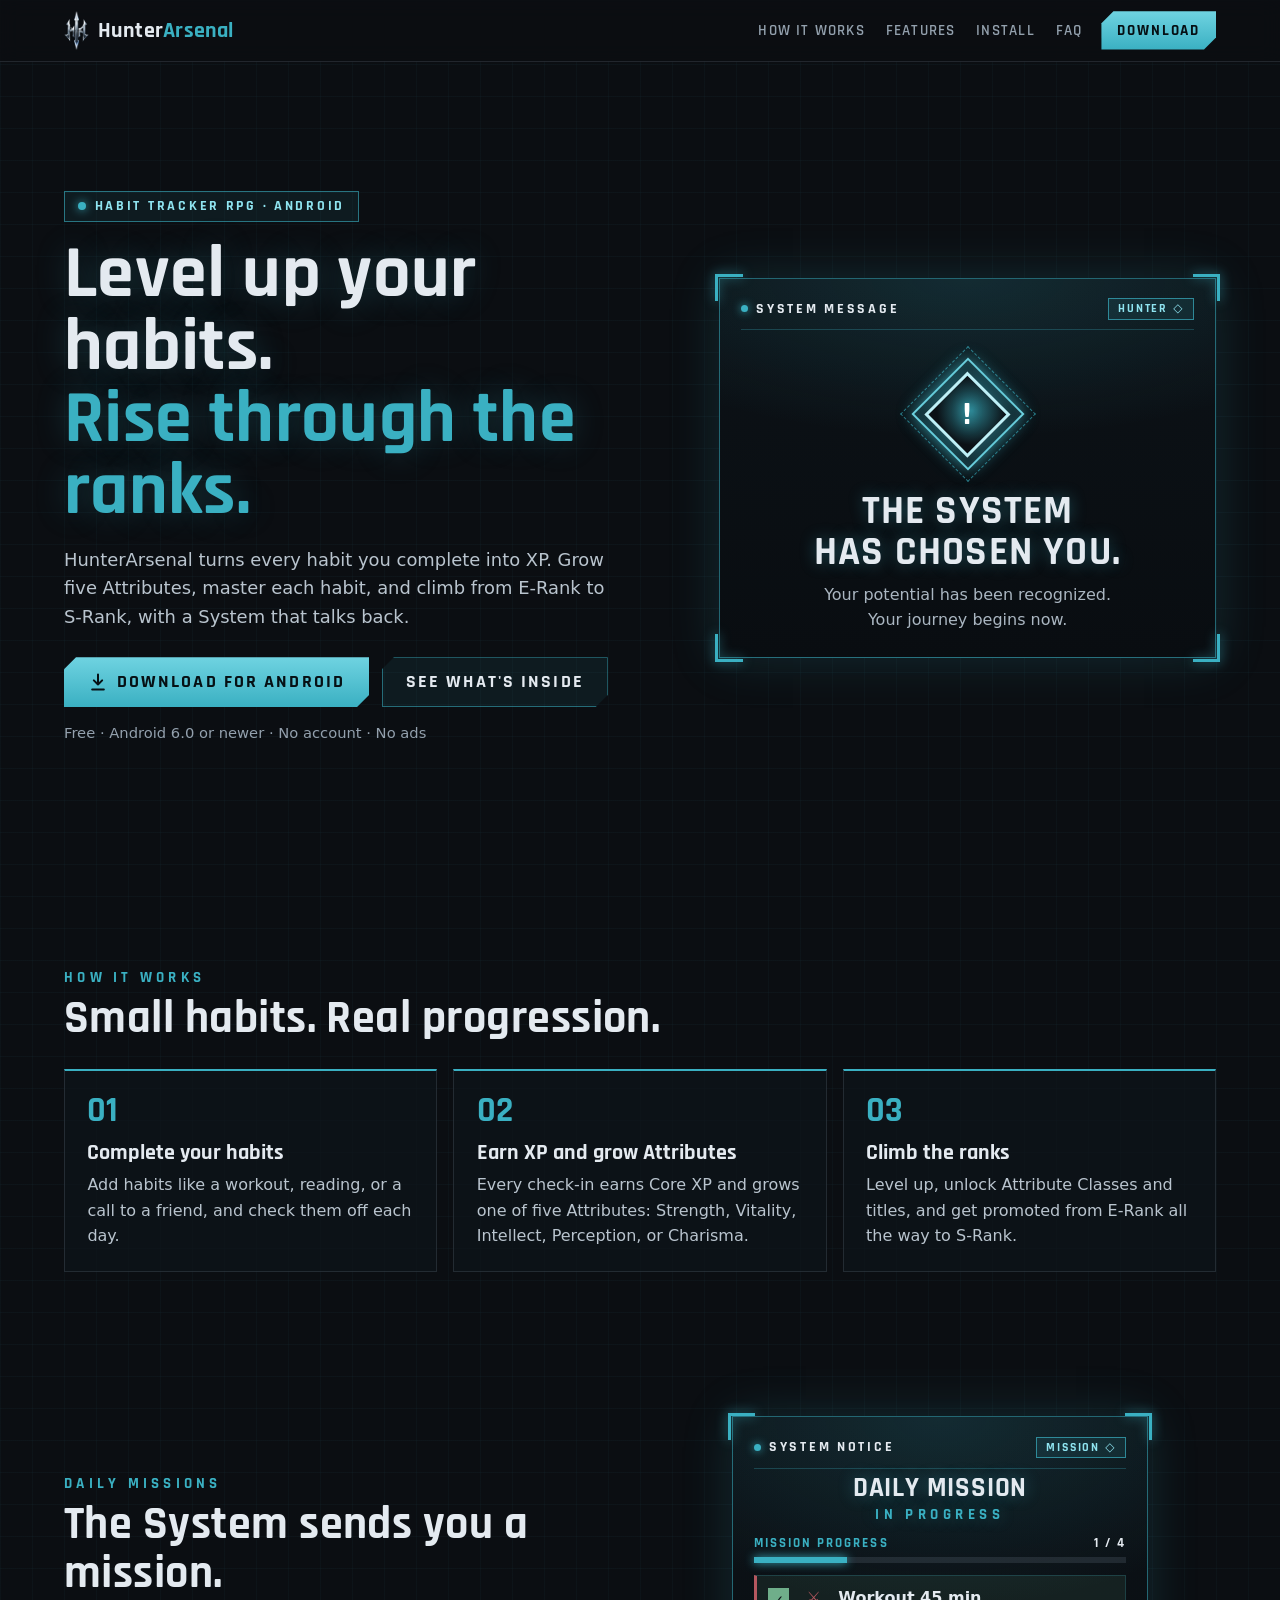
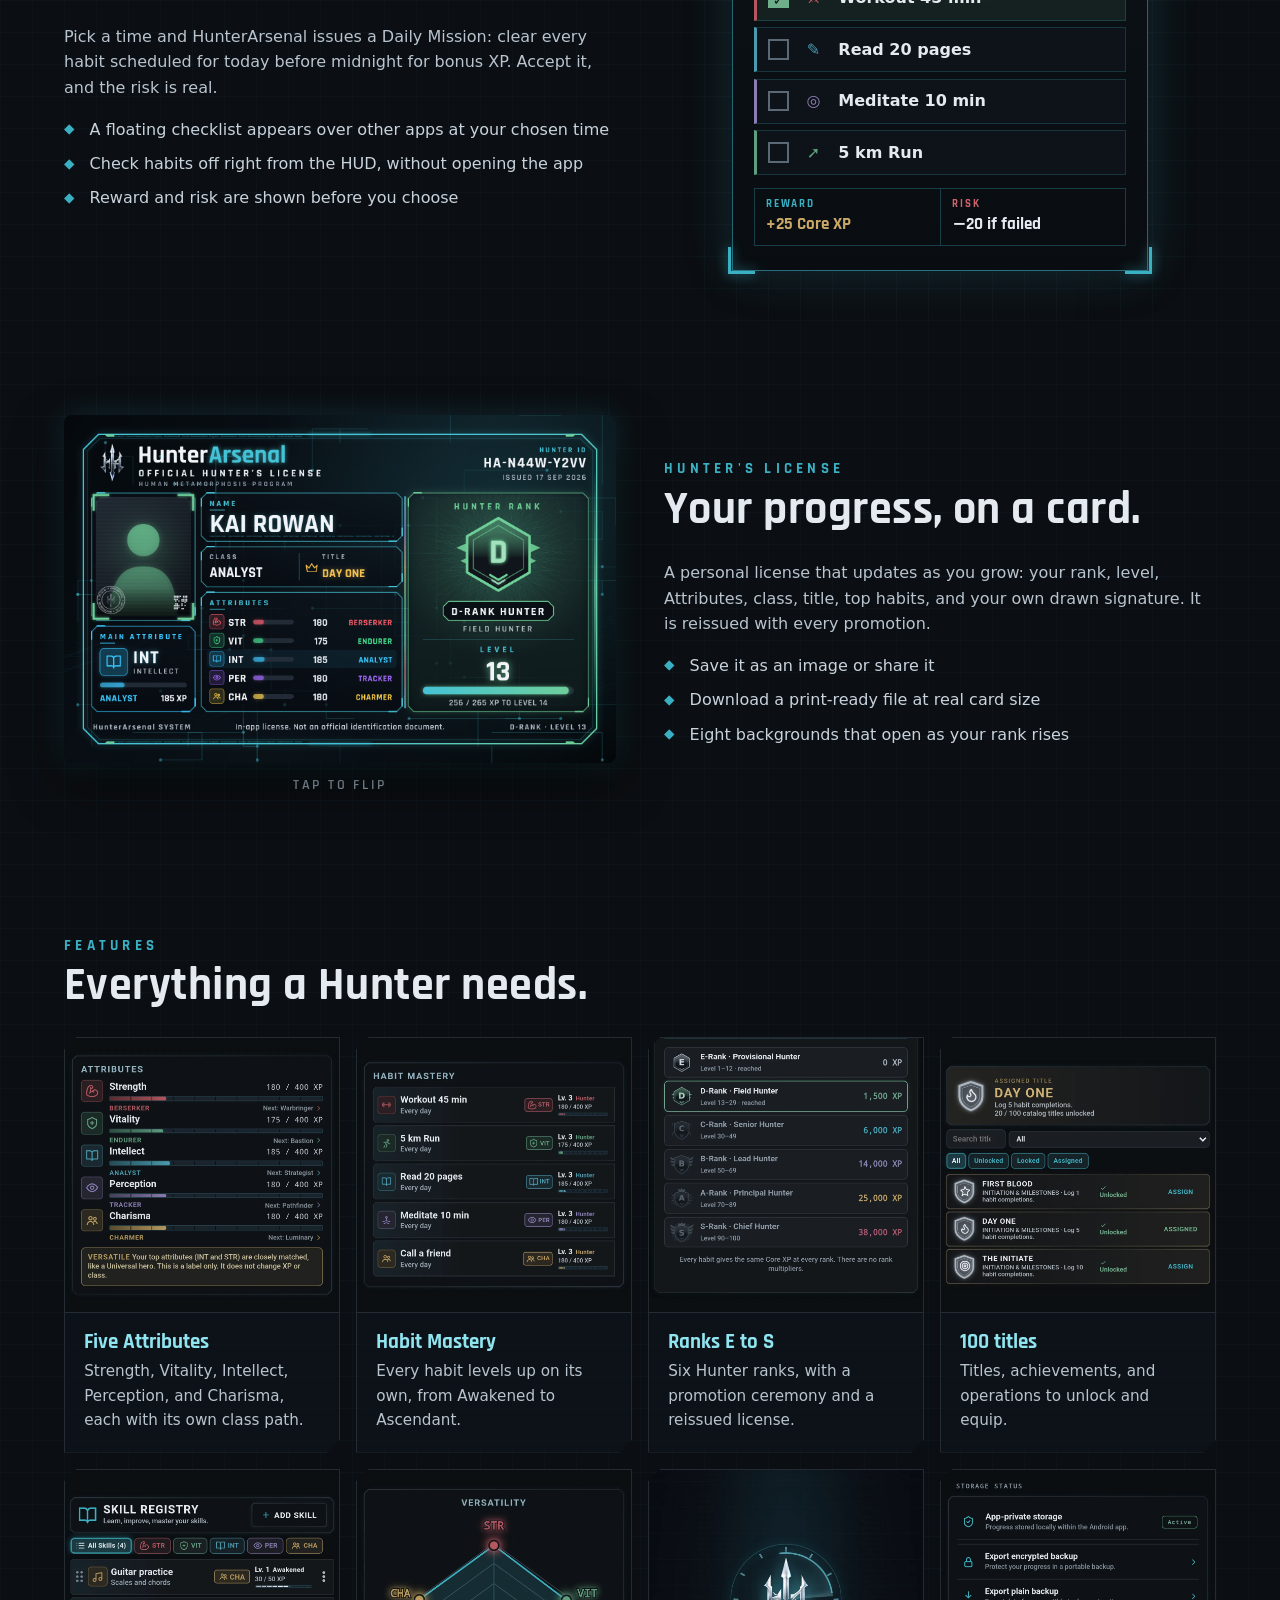
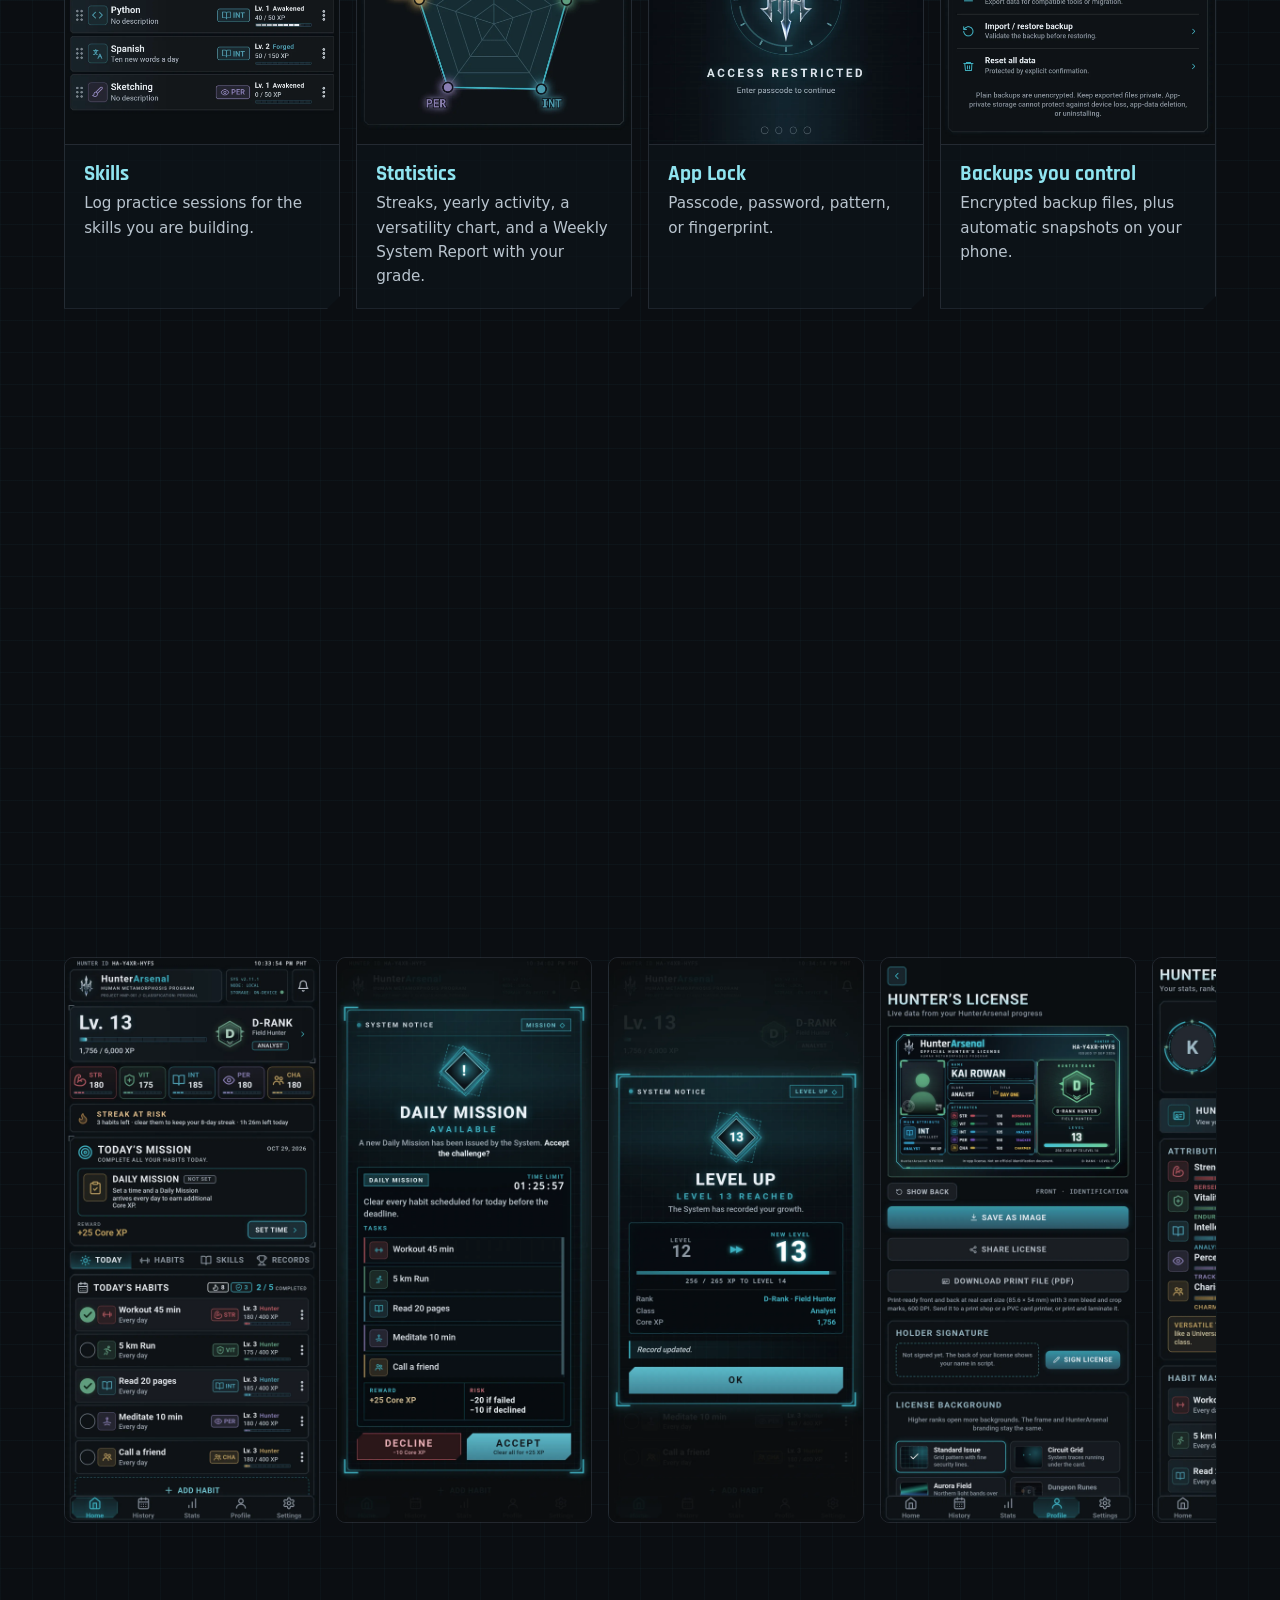
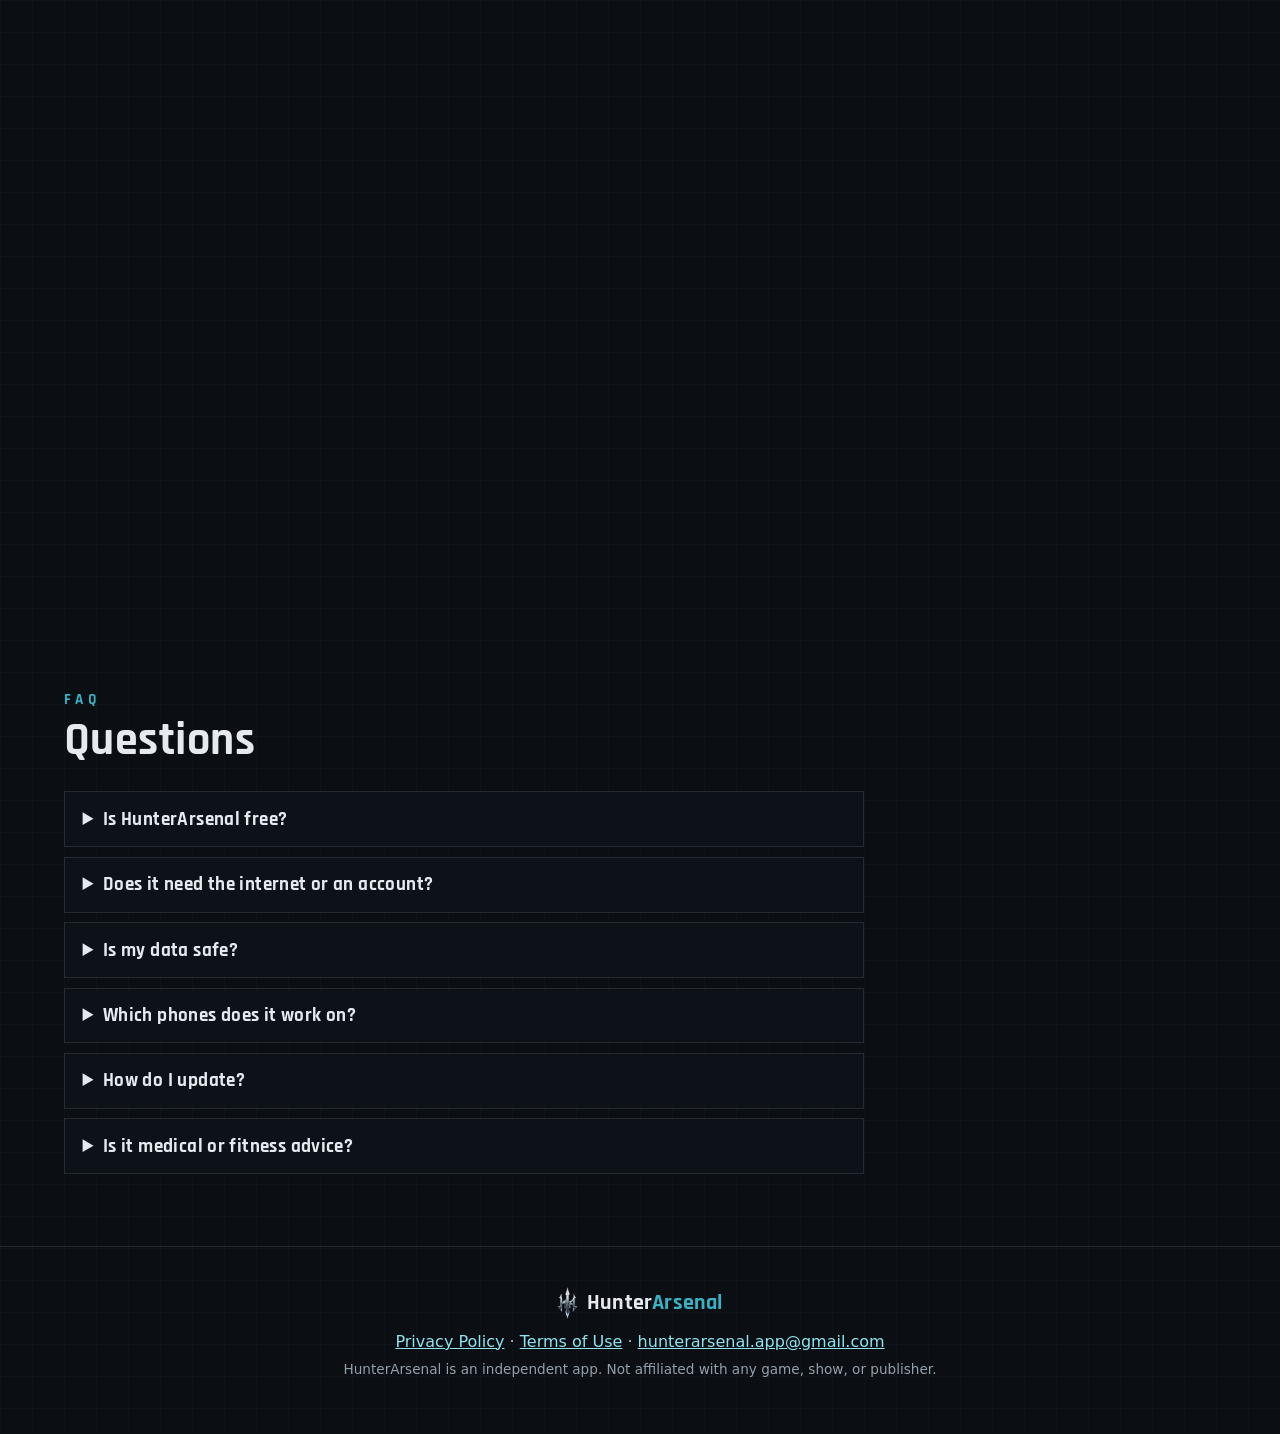
<file: index.html>
<!doctype html>
<html lang="en">
<head>
<meta charset="utf-8">
<meta name="viewport" content="width=device-width, initial-scale=1, viewport-fit=cover">
<title>HunterArsenal: Level Up Your Habits</title>
<meta name="description" content="HunterArsenal turns your daily habits into a progression system: earn XP, grow five Attributes, climb from E-Rank to S-Rank. Free for Android. Offline, no account, no ads.">
<meta name="theme-color" content="#0b0e12">
<meta property="og:type" content="website">
<meta property="og:title" content="HunterArsenal: Level Up Your Habits">
<meta property="og:description" content="Earn XP, grow five Attributes, and rise from E-Rank to S-Rank. Free for Android. Offline, no account, no ads.">
<meta property="og:image" content="og.png">
<meta name="twitter:card" content="summary_large_image">
<link rel="icon" href="icons/icon-192.png">
<link rel="apple-touch-icon" href="icons/icon-192.png">
<link rel="stylesheet" href="site.css">
</head>
<body>
<a class="skip" href="#main">Skip to content</a>

<header class="top">
  <a class="brand" href="#top" aria-label="HunterArsenal home"><img src="assets/logo.png" alt="" width="25" height="38"><span>Hunter<b>Arsenal</b></span></a>
  <nav aria-label="Sections"><a href="#how">How it works</a><a href="#features">Features</a><a href="#install">Install</a><a href="#faq">FAQ</a></nav>
  <a class="btn btn-sm dl-link" href="https://github.com/melhive/hunterarsenal-app/releases/latest/download/HunterArsenal.apk" download>Download</a>
</header>

<main id="main">
<section class="hero" id="top">
  <div class="hero-copy reveal">
    <span class="chip"><i></i>HABIT TRACKER RPG · ANDROID</span>
    <h1>Level up your habits.<br><b>Rise through the ranks.</b></h1>
    <p class="lead">HunterArsenal turns every habit you complete into XP. Grow five Attributes, master each habit, and climb from E-Rank to S-Rank, with a System that talks back.</p>
    <div class="cta">
      <a class="btn dl-link" href="https://github.com/melhive/hunterarsenal-app/releases/latest/download/HunterArsenal.apk" download><svg viewBox="0 0 24 24" aria-hidden="true"><path d="M12 3v12m0 0l-5-5m5 5l5-5M5 21h14"/></svg>Download for Android</a>
      <a class="btn ghost" href="#features">See what's inside</a>
    </div>
    <p class="meta"><span data-release="version">Free</span> · <span data-release="size">Android 6.0 or newer</span> · No account · No ads</p>
  </div>
  <div class="hero-hud reveal" aria-hidden="true">
    <div class="hud">
      <i class="corner tl"></i><i class="corner tr"></i><i class="corner bl"></i><i class="corner br"></i>
      <div class="hud-bar"><span><i></i>SYSTEM MESSAGE</span><em>HUNTER ◇</em></div>
      <div class="emblem"><i class="d d1"></i><i class="d d2"></i><i class="pulse"></i><b class="core"><span>!</span></b></div>
      <h2 class="hud-title">THE SYSTEM<br>HAS CHOSEN YOU.</h2>
      <p class="hud-text">Your potential has been recognized.<br>Your journey begins now.</p>
    </div>
  </div>
</section>

<section class="steps" id="how" aria-labelledby="how-title">
  <h2 id="how-title" class="sec-title reveal"><span>HOW IT WORKS</span>Small habits. Real progression.</h2>
  <ol class="step-list">
    <li class="reveal"><b>01</b><h3>Complete your habits</h3><p>Add habits like a workout, reading, or a call to a friend, and check them off each day.</p></li>
    <li class="reveal"><b>02</b><h3>Earn XP and grow Attributes</h3><p>Every check-in earns Core XP and grows one of five Attributes: Strength, Vitality, Intellect, Perception, or Charisma.</p></li>
    <li class="reveal"><b>03</b><h3>Climb the ranks</h3><p>Level up, unlock Attribute Classes and titles, and get promoted from E-Rank all the way to S-Rank.</p></li>
  </ol>
</section>

<section class="split" id="mission" aria-labelledby="mission-title">
  <div class="split-copy reveal">
    <h2 id="mission-title" class="sec-title"><span>DAILY MISSIONS</span>The System sends you a mission.</h2>
    <p>Pick a time and HunterArsenal issues a Daily Mission: clear every habit scheduled for today before midnight for bonus XP. Accept it, and the risk is real.</p>
    <ul class="ticks"><li>A floating checklist appears over other apps at your chosen time</li><li>Check habits off right from the HUD, without opening the app</li><li>Reward and risk are shown before you choose</li></ul>
  </div>
  <div class="mission reveal" aria-label="Example Daily Mission checklist">
    <div class="hud hud-sm">
      <i class="corner tl"></i><i class="corner tr"></i><i class="corner bl"></i><i class="corner br"></i>
      <div class="hud-bar"><span><i></i>SYSTEM NOTICE</span><em>MISSION ◇</em></div>
      <h3 class="hud-title sm">DAILY MISSION<small>IN PROGRESS</small></h3>
      <div class="progress"><div><span>MISSION PROGRESS</span><b data-mission-count>0 / 4</b></div><i><i data-mission-bar></i></i></div>
      <ul class="tasks" data-mission>
        <li style="--c:#b5575f"><span class="box"></span><span class="ico">⚔</span>Workout 45 min</li>
        <li style="--c:#4a9bb0"><span class="box"></span><span class="ico">✎</span>Read 20 pages</li>
        <li style="--c:#8b7db3"><span class="box"></span><span class="ico">◎</span>Meditate 10 min</li>
        <li style="--c:#5f9e7e"><span class="box"></span><span class="ico">➚</span>5 km Run</li>
      </ul>
      <div class="stakes"><div><small>REWARD</small><b>+25 Core XP</b></div><div><small>RISK</small><b>−20 if failed</b></div></div>
    </div>
  </div>
</section>

<section class="split reverse" id="license" aria-labelledby="license-title">
  <div class="split-copy reveal">
    <h2 id="license-title" class="sec-title"><span>HUNTER'S LICENSE</span>Your progress, on a card.</h2>
    <p>A personal license that updates as you grow: your rank, level, Attributes, class, title, top habits, and your own drawn signature. It is reissued with every promotion.</p>
    <ul class="ticks"><li>Save it as an image or share it</li><li>Download a print-ready file at real card size</li><li>Eight backgrounds that open as your rank rises</li></ul>
  </div>
  <button class="card reveal" type="button" aria-label="Flip the example license" data-flip>
    <span class="card-inner"><img class="face" src="img/license-front.png" alt="Front of an example Hunter's License: Kai Rowan, D-Rank, Level 13"><img class="face back" src="img/license-back.png" alt="Back of the example license: attribute stats, top habits, and service record"></span>
    <span class="hint">Tap to flip</span>
  </button>
</section>

<section class="features" id="features" aria-labelledby="features-title">
  <h2 id="features-title" class="sec-title reveal"><span>FEATURES</span>Everything a Hunter needs.</h2>
  <div class="grid">
    <article class="reveal"><img src="img/feature-attributes.webp" alt="Attributes panel: Strength, Vitality, Intellect, Perception, and Charisma with XP bars and classes" loading="lazy" width="1080" height="1080"><h3>Five Attributes</h3><p>Strength, Vitality, Intellect, Perception, and Charisma, each with its own class path.</p></article>
    <article class="reveal"><img src="img/feature-mastery.webp" alt="Habit Mastery list with each habit at Level 3 Hunter" loading="lazy" width="1080" height="1080"><h3>Habit Mastery</h3><p>Every habit levels up on its own, from Awakened to Ascendant.</p></article>
    <article class="reveal"><img src="img/feature-ranks.webp" alt="Rank ladder from E-Rank Provisional Hunter to S-Rank Chief Hunter" loading="lazy" width="1080" height="1080"><h3>Ranks E to S</h3><p>Six Hunter ranks, with a promotion ceremony and a reissued license.</p></article>
    <article class="reveal"><img src="img/feature-titles.webp" alt="Titles screen with the assigned title Day One and unlocked titles" loading="lazy" width="1080" height="1080"><h3>100 titles</h3><p>Titles, achievements, and operations to unlock and equip.</p></article>
    <article class="reveal"><img src="img/feature-skills.webp" alt="Skill Registry with four skills and their levels" loading="lazy" width="1080" height="1080"><h3>Skills</h3><p>Log practice sessions for the skills you are building.</p></article>
    <article class="reveal"><img src="img/feature-statistics.webp" alt="Versatility chart across the five Attributes" loading="lazy" width="1080" height="1080"><h3>Statistics</h3><p>Streaks, yearly activity, a versatility chart, and a Weekly System Report with your grade.</p></article>
    <article class="reveal"><img src="img/feature-applock.webp" alt="App Lock screen: Access Restricted, enter passcode" loading="lazy" width="1080" height="1080"><h3>App Lock</h3><p>Passcode, password, pattern, or fingerprint.</p></article>
    <article class="reveal"><img src="img/feature-backups.webp" alt="Data and Storage: encrypted backup, plain backup, and restore" loading="lazy" width="1080" height="1080"><h3>Backups you control</h3><p>Encrypted backup files, plus automatic snapshots on your phone.</p></article>
  </div>
</section>

<section class="privacy" aria-labelledby="privacy-title">
  <div class="privacy-inner reveal">
    <h2 id="privacy-title" class="sec-title"><span>PRIVATE BY DESIGN</span>Your data never leaves your phone.</h2>
    <div class="pills"><span>Works offline</span><span>No internet permission</span><span>No account</span><span>No ads</span><span>No analytics</span><span>No tracking</span></div>
    <p>HunterArsenal has no servers and no internet access. Everything you enter stays in the app's private storage on your device.</p>
  </div>
</section>

<section class="shots" aria-labelledby="shots-title">
  <h2 id="shots-title" class="sec-title reveal"><span>SCREENSHOTS</span>Take a look.</h2>
  <div class="shot-row" tabindex="0" aria-label="App screenshots, scroll sideways">
    <img src="img/shot-01-home.webp" alt="Home: level, rank, Attributes, today's mission and habits" loading="lazy" width="1080" height="2400">
    <img src="img/shot-02-daily-mission.webp" alt="A Daily Mission offer with tasks, reward, and risk" loading="lazy" width="1080" height="2400">
    <img src="img/shot-03-level-up.webp" alt="Level up window counting to level 13" loading="lazy" width="1080" height="2400">
    <img src="img/shot-04-license.webp" alt="The Hunter's License page" loading="lazy" width="1080" height="2400">
    <img src="img/shot-05-profile.webp" alt="Hunter profile with Attributes and classes" loading="lazy" width="1080" height="2400">
    <img src="img/shot-06-statistics.webp" alt="Statistics with the versatility chart" loading="lazy" width="1080" height="2400">
  </div>
</section>

<section class="install" id="install" aria-labelledby="install-title">
  <h2 id="install-title" class="sec-title reveal"><span>INSTALL</span>Get HunterArsenal on your phone.</h2>
  <div class="install-grid">
    <ol class="install-steps reveal">
      <li><b>Download</b> the app with the button below. Your browser may say this type of file can harm your device; that is the standard warning for any app downloaded outside an app store. Tap <em>Download anyway</em>.</li>
      <li><b>Open</b> the downloaded file. If Android asks, allow <em>Install unknown apps</em> for your browser or file manager.</li>
      <li><b>Install</b> and open HunterArsenal. The System will take it from there.</li>
      <li><b>For Daily Missions on Infinix, TECNO, and itel phones:</b> in Phone Master, turn on Auto-start (App launch) for HunterArsenal so missions arrive on time.</li>
    </ol>
    <div class="release reveal">
      <h3>Latest version</h3>
      <dl><div><dt>Version</dt><dd data-release="version-only">See GitHub</dd></div><div><dt>Released</dt><dd data-release="date">-</dd></div><div><dt>Size</dt><dd data-release="size-only">-</dd></div><div><dt>Requires</dt><dd>Android 6.0 or newer</dd></div></dl>
      <a class="btn dl-link wide" href="https://github.com/melhive/hunterarsenal-app/releases/latest/download/HunterArsenal.apk" download>Download for Android</a>
      <details class="notes" data-release-notes hidden><summary>What's new</summary><div data-release="notes"></div></details>
      <p class="small">Updating: download the new version and install it over the old one. Your progress stays. <a href="https://github.com/melhive/hunterarsenal-app/releases">All releases</a></p>
    </div>
  </div>
</section>

<section class="faq" id="faq" aria-labelledby="faq-title">
  <h2 id="faq-title" class="sec-title reveal"><span>FAQ</span>Questions</h2>
  <div class="faq-list">
    <details class="reveal"><summary>Is HunterArsenal free?</summary><p>Yes. Download it and use every feature. There are no ads and no purchases.</p></details>
    <details class="reveal"><summary>Does it need the internet or an account?</summary><p>No. It works completely offline and has no account. The app does not even have permission to use the internet.</p></details>
    <details class="reveal"><summary>Is my data safe?</summary><p>Your data stays on your phone, in storage other apps cannot read. You can add App Lock and save encrypted backups. Because nothing is stored online, save a backup before you change phones or uninstall.</p></details>
    <details class="reveal"><summary>Which phones does it work on?</summary><p>Android 6.0 or newer. Some phones (for example Infinix, TECNO, and itel) stop apps in the background; turn on Auto-start for HunterArsenal so Daily Missions arrive on time. The app's System Setup screen walks you through it.</p></details>
    <details class="reveal"><summary>How do I update?</summary><p>Download the latest version from this page and install it over the one you have. Your progress is kept.</p></details>
    <details class="reveal"><summary>Is it medical or fitness advice?</summary><p>No. HunterArsenal is a motivation tool for building habits. Talk to a professional before starting a new exercise or health program.</p></details>
  </div>
</section>
</main>

<footer class="foot">
  <div class="brand"><img src="assets/logo.png" alt="" width="21" height="32"><span>Hunter<b>Arsenal</b></span></div>
  <p><a href="privacy.html">Privacy Policy</a> · <a href="terms.html">Terms of Use</a> · <a href="mailto:hunterarsenal.app@gmail.com">hunterarsenal.app@gmail.com</a></p>
  <p class="small">HunterArsenal is an independent app. Not affiliated with any game, show, or publisher.</p>
</footer>
<script src="site.js"></script>
</body>
</html>
</file>
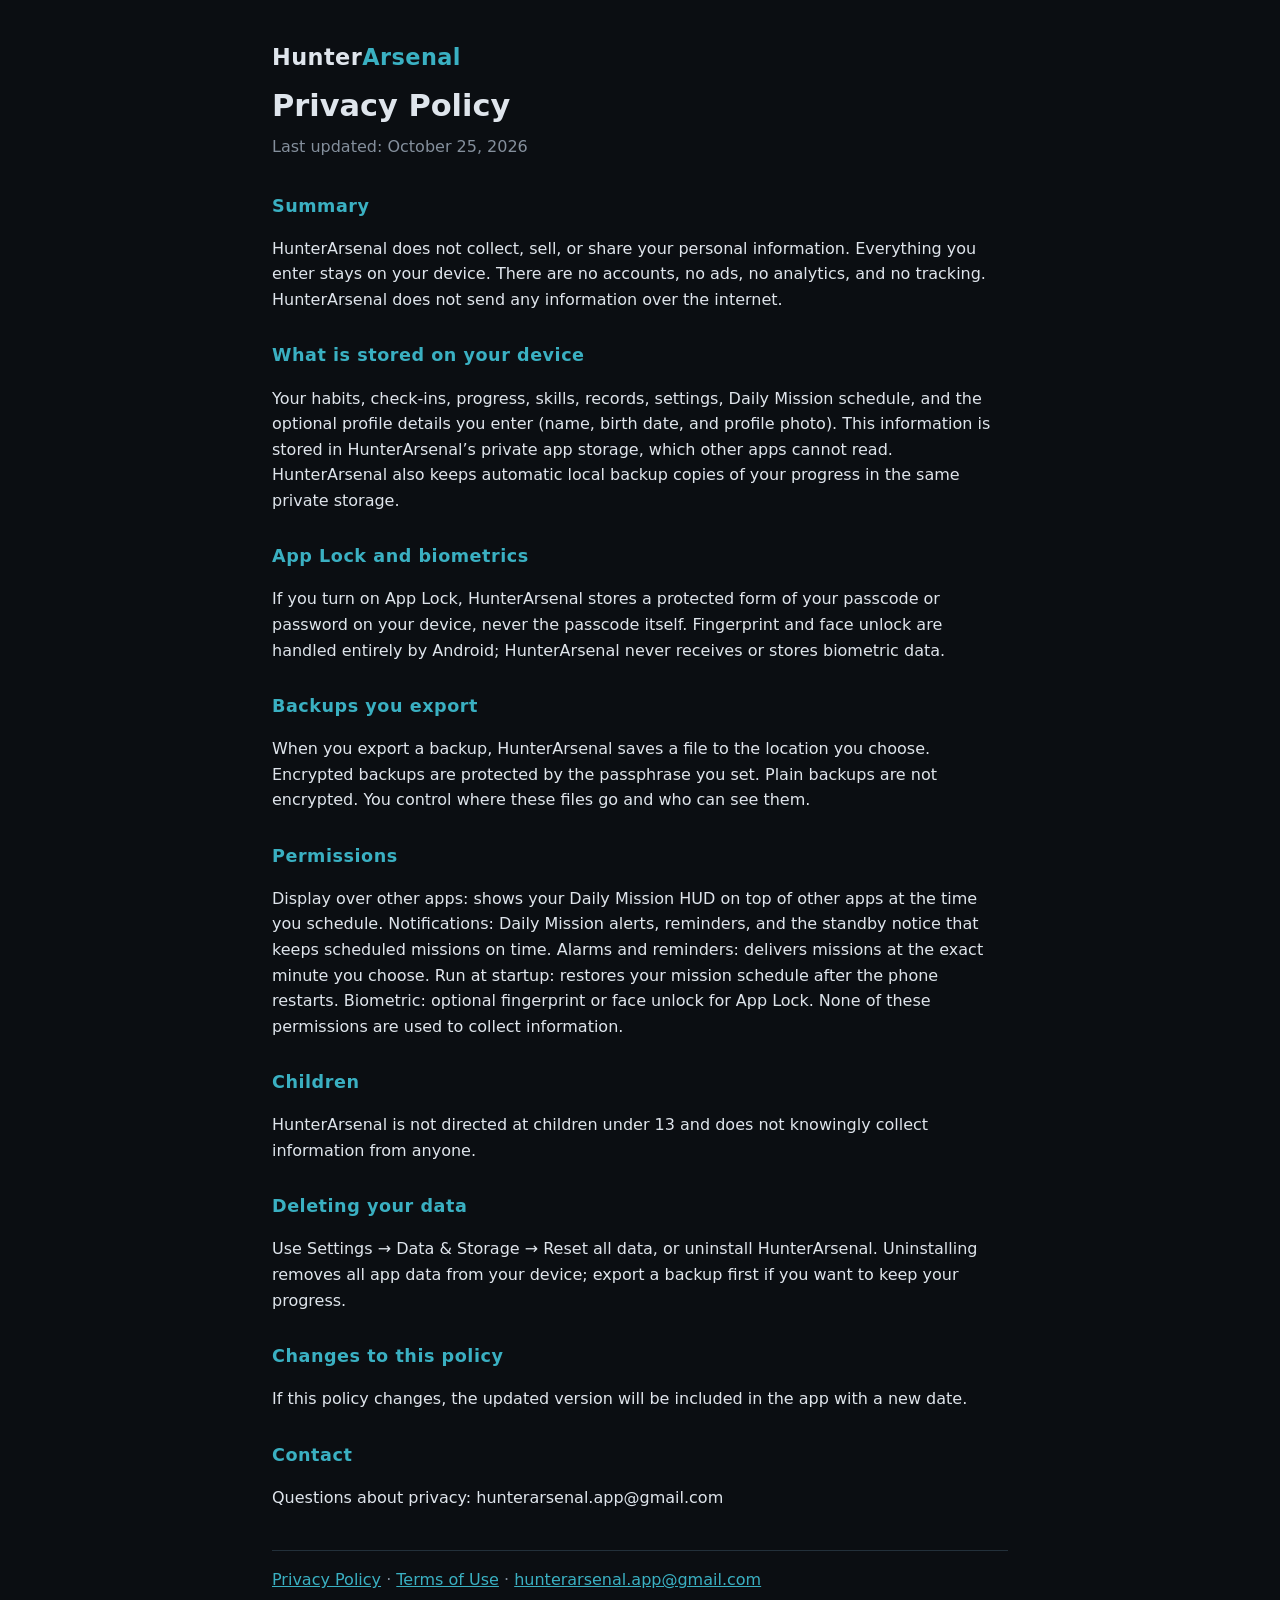
<file: privacy.html>
<!doctype html>
<html lang="en"><head><meta charset="utf-8"><meta name="viewport" content="width=device-width, initial-scale=1">
<title>Privacy Policy · HunterArsenal</title>
<style>
:root { color-scheme: dark; }
body { margin: 0; background: #0b0e12; color: #dfe5ec; font: 16px/1.6 system-ui, -apple-system, "Segoe UI", Roboto, sans-serif; }
main { max-width: 46rem; margin: 0 auto; padding: 2.5rem 1rem 4rem; }
.brand { font-weight: 800; font-size: 1.4rem; letter-spacing: .02em; } .brand b { color: #3ab0c2; }
h1 { margin: .4rem 0 .2rem; font-size: 1.9rem; } .updated { color: #848f9c; margin: 0 0 2rem; }
h2 { margin: 1.8rem 0 .4rem; font-size: 1.1rem; color: #3ab0c2; letter-spacing: .03em; }
a { color: #3ab0c2; } nav { margin-top: 2.5rem; padding-top: 1rem; border-top: 1px solid #23303a; color: #848f9c; }
</style></head><body><main><div class="brand">Hunter<b>Arsenal</b></div><h1>Privacy Policy</h1><p class="updated">Last updated: October 25, 2026</p><h2>Summary</h2><p>HunterArsenal does not collect, sell, or share your personal information. Everything you enter stays on your device. There are no accounts, no ads, no analytics, and no tracking. HunterArsenal does not send any information over the internet.</p>
<h2>What is stored on your device</h2><p>Your habits, check-ins, progress, skills, records, settings, Daily Mission schedule, and the optional profile details you enter (name, birth date, and profile photo). This information is stored in HunterArsenal’s private app storage, which other apps cannot read. HunterArsenal also keeps automatic local backup copies of your progress in the same private storage.</p>
<h2>App Lock and biometrics</h2><p>If you turn on App Lock, HunterArsenal stores a protected form of your passcode or password on your device, never the passcode itself. Fingerprint and face unlock are handled entirely by Android; HunterArsenal never receives or stores biometric data.</p>
<h2>Backups you export</h2><p>When you export a backup, HunterArsenal saves a file to the location you choose. Encrypted backups are protected by the passphrase you set. Plain backups are not encrypted. You control where these files go and who can see them.</p>
<h2>Permissions</h2><p>Display over other apps: shows your Daily Mission HUD on top of other apps at the time you schedule. Notifications: Daily Mission alerts, reminders, and the standby notice that keeps scheduled missions on time. Alarms and reminders: delivers missions at the exact minute you choose. Run at startup: restores your mission schedule after the phone restarts. Biometric: optional fingerprint or face unlock for App Lock. None of these permissions are used to collect information.</p>
<h2>Children</h2><p>HunterArsenal is not directed at children under 13 and does not knowingly collect information from anyone.</p>
<h2>Deleting your data</h2><p>Use Settings → Data &amp; Storage → Reset all data, or uninstall HunterArsenal. Uninstalling removes all app data from your device; export a backup first if you want to keep your progress.</p>
<h2>Changes to this policy</h2><p>If this policy changes, the updated version will be included in the app with a new date.</p>
<h2>Contact</h2><p>Questions about privacy: hunterarsenal.app@gmail.com</p>
<nav><a href="privacy.html">Privacy Policy</a> · <a href="terms.html">Terms of Use</a> · <a href="mailto:hunterarsenal.app@gmail.com">hunterarsenal.app@gmail.com</a></nav></main></body></html>
</file>
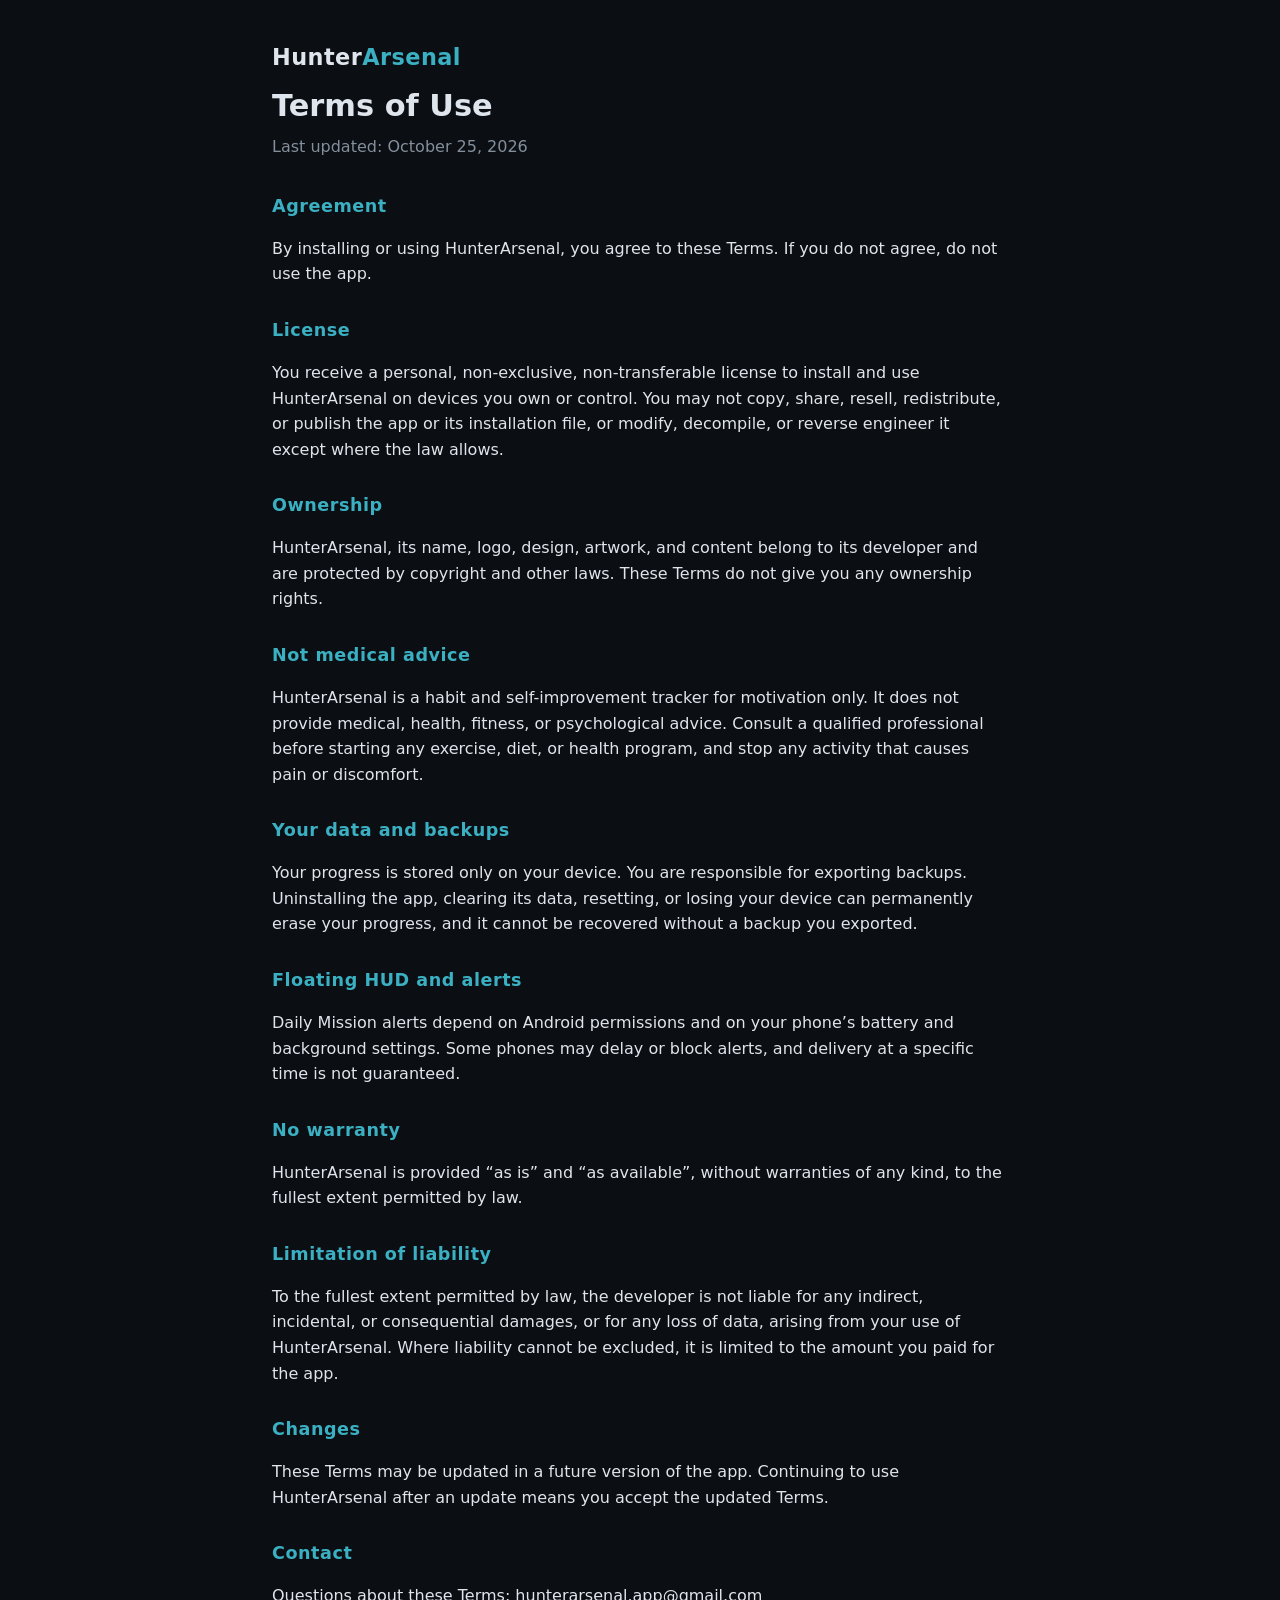
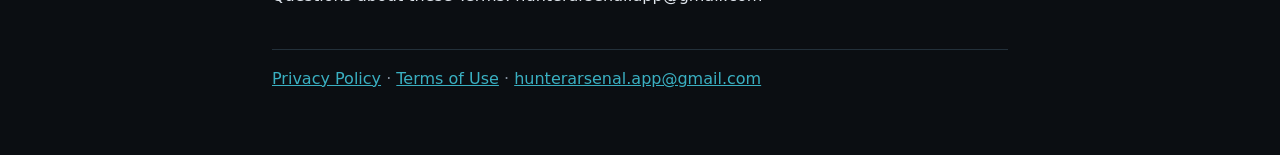
<file: terms.html>
<!doctype html>
<html lang="en"><head><meta charset="utf-8"><meta name="viewport" content="width=device-width, initial-scale=1">
<title>Terms of Use · HunterArsenal</title>
<style>
:root { color-scheme: dark; }
body { margin: 0; background: #0b0e12; color: #dfe5ec; font: 16px/1.6 system-ui, -apple-system, "Segoe UI", Roboto, sans-serif; }
main { max-width: 46rem; margin: 0 auto; padding: 2.5rem 1rem 4rem; }
.brand { font-weight: 800; font-size: 1.4rem; letter-spacing: .02em; } .brand b { color: #3ab0c2; }
h1 { margin: .4rem 0 .2rem; font-size: 1.9rem; } .updated { color: #848f9c; margin: 0 0 2rem; }
h2 { margin: 1.8rem 0 .4rem; font-size: 1.1rem; color: #3ab0c2; letter-spacing: .03em; }
a { color: #3ab0c2; } nav { margin-top: 2.5rem; padding-top: 1rem; border-top: 1px solid #23303a; color: #848f9c; }
</style></head><body><main><div class="brand">Hunter<b>Arsenal</b></div><h1>Terms of Use</h1><p class="updated">Last updated: October 25, 2026</p><h2>Agreement</h2><p>By installing or using HunterArsenal, you agree to these Terms. If you do not agree, do not use the app.</p>
<h2>License</h2><p>You receive a personal, non-exclusive, non-transferable license to install and use HunterArsenal on devices you own or control. You may not copy, share, resell, redistribute, or publish the app or its installation file, or modify, decompile, or reverse engineer it except where the law allows.</p>
<h2>Ownership</h2><p>HunterArsenal, its name, logo, design, artwork, and content belong to its developer and are protected by copyright and other laws. These Terms do not give you any ownership rights.</p>
<h2>Not medical advice</h2><p>HunterArsenal is a habit and self-improvement tracker for motivation only. It does not provide medical, health, fitness, or psychological advice. Consult a qualified professional before starting any exercise, diet, or health program, and stop any activity that causes pain or discomfort.</p>
<h2>Your data and backups</h2><p>Your progress is stored only on your device. You are responsible for exporting backups. Uninstalling the app, clearing its data, resetting, or losing your device can permanently erase your progress, and it cannot be recovered without a backup you exported.</p>
<h2>Floating HUD and alerts</h2><p>Daily Mission alerts depend on Android permissions and on your phone’s battery and background settings. Some phones may delay or block alerts, and delivery at a specific time is not guaranteed.</p>
<h2>No warranty</h2><p>HunterArsenal is provided “as is” and “as available”, without warranties of any kind, to the fullest extent permitted by law.</p>
<h2>Limitation of liability</h2><p>To the fullest extent permitted by law, the developer is not liable for any indirect, incidental, or consequential damages, or for any loss of data, arising from your use of HunterArsenal. Where liability cannot be excluded, it is limited to the amount you paid for the app.</p>
<h2>Changes</h2><p>These Terms may be updated in a future version of the app. Continuing to use HunterArsenal after an update means you accept the updated Terms.</p>
<h2>Contact</h2><p>Questions about these Terms: hunterarsenal.app@gmail.com</p>
<nav><a href="privacy.html">Privacy Policy</a> · <a href="terms.html">Terms of Use</a> · <a href="mailto:hunterarsenal.app@gmail.com">hunterarsenal.app@gmail.com</a></nav></main></body></html>
</file>
<file: site.css>
/* HunterArsenal landing page. Same palette and type as the app; no frameworks, no external requests. */
@font-face { font-family: Rajdhani; font-weight: 500; font-display: swap; src: url(assets/fonts/Rajdhani-Medium.woff2) format("woff2"); }
@font-face { font-family: Rajdhani; font-weight: 600; font-display: swap; src: url(assets/fonts/Rajdhani-SemiBold.woff2) format("woff2"); }
@font-face { font-family: Rajdhani; font-weight: 700; font-display: swap; src: url(assets/fonts/Rajdhani-Bold.woff2) format("woff2"); }
:root {
  --bg: #0b0e12; --panel: #0e141a; --ink: #e4eaf0; --muted: #93a0ad; --line: rgba(128, 142, 158, .2);
  --accent: #3ab0c2; --accent-hi: #8fe4f0; --gold: #c9a868; --red: #d0646e;
  --display: Rajdhani, "Barlow Condensed", "Roboto Condensed", "Arial Narrow", system-ui, sans-serif;
  --ui: system-ui, -apple-system, "Segoe UI", Roboto, sans-serif;
  color-scheme: dark;
}
* { box-sizing: border-box; }
html { scroll-behavior: smooth; }
body { margin: 0; background: var(--bg); color: var(--ink); font: 16px/1.6 var(--ui); -webkit-font-smoothing: antialiased; overflow-x: hidden;
  background-image: linear-gradient(rgba(58,176,194,.045) 1px, transparent 1px), linear-gradient(90deg, rgba(58,176,194,.04) 1px, transparent 1px);
  background-size: 100% 32px, 32px 100%; }
img { max-width: 100%; display: block; }
a { color: var(--accent-hi); }
.skip { position: absolute; left: -999px; } .skip:focus { left: 1rem; top: 1rem; z-index: 50; background: var(--accent); color: #071014; padding: .5rem 1rem; }
:focus-visible { outline: 2px solid var(--accent-hi); outline-offset: 3px; }

/* header */
.top { position: sticky; top: 0; z-index: 20; display: flex; align-items: center; gap: 1.2rem; padding: .7rem max(1rem, calc((100vw - 72rem) / 2)); background: rgba(11, 14, 18, .82); backdrop-filter: blur(10px); -webkit-backdrop-filter: blur(10px); border-bottom: 1px solid var(--line); }
.brand { display: flex; align-items: center; gap: .55rem; text-decoration: none; color: var(--ink); font: 700 1.35rem/1 var(--display); letter-spacing: .01em; }
.brand img { width: auto; height: 2.4rem; } .brand b { color: var(--accent); }
.top nav { display: flex; gap: 1.3rem; margin-left: auto; }
.top nav a { color: var(--muted); text-decoration: none; font: 600 .95rem var(--display); letter-spacing: .08em; text-transform: uppercase; }
.top nav a:hover { color: var(--ink); }

/* buttons */
.btn { display: inline-flex; align-items: center; justify-content: center; gap: .55rem; min-height: 3.1rem; padding: .6rem 1.5rem; border: 0; cursor: pointer; text-decoration: none;
  font: 700 1.1rem var(--display); letter-spacing: .12em; text-transform: uppercase; color: #061014;
  background: linear-gradient(180deg, #6fd3e1, var(--accent)); box-shadow: 0 0 1.4rem rgba(58,176,194,.35);
  clip-path: polygon(.75rem 0, 100% 0, 100% calc(100% - .75rem), calc(100% - .75rem) 100%, 0 100%, 0 .75rem); transition: filter .15s, transform .12s; }
.btn:hover { filter: brightness(1.08); } .btn:active { transform: scale(.98); }
.btn svg { width: 1.25rem; height: 1.25rem; fill: none; stroke: currentColor; stroke-width: 2.4; stroke-linecap: round; stroke-linejoin: round; }
.btn.ghost { color: var(--ink); background: rgba(58,176,194,.08); box-shadow: inset 0 0 0 1px rgba(58,176,194,.55); }
.btn-sm { min-height: 2.4rem; padding: .35rem 1rem; font-size: .95rem; }
.btn.wide { width: 100%; }

/* sections */
main > section { padding: 4.5rem max(1rem, calc((100vw - 72rem) / 2)); }
.sec-title { margin: 0 0 1.6rem; font: 700 clamp(1.9rem, 5vw, 2.9rem)/1.05 var(--display); letter-spacing: .01em; }
.sec-title span { display: block; margin-bottom: .55rem; font-size: .95rem; letter-spacing: .28em; color: var(--accent); }
p { color: #b9c4ce; }

/* hero */
.hero { display: grid; grid-template-columns: 1.1fr .9fr; gap: 3rem; align-items: center; min-height: calc(100svh - 4rem); padding-top: 3rem !important; }
.chip { display: inline-flex; align-items: center; gap: .55rem; padding: .35rem .8rem; border: 1px solid rgba(58,176,194,.6); background: rgba(58,176,194,.08); font: 700 .85rem var(--display); letter-spacing: .2em; color: var(--accent-hi); }
.chip i { width: .5rem; height: .5rem; border-radius: 50%; background: var(--accent); box-shadow: 0 0 .6rem var(--accent); animation: blink 1.6s ease-in-out infinite; }
h1 { margin: 1.1rem 0 1rem; font: 700 clamp(2.6rem, 7.4vw, 4.6rem)/.98 var(--display); letter-spacing: .005em; text-shadow: 0 0 2rem rgba(58,176,194,.25); }
h1 b { color: var(--accent); }
.lead { font-size: 1.12rem; max-width: 34rem; }
.cta { display: flex; flex-wrap: wrap; gap: .8rem; margin: 1.6rem 0 .9rem; }
.meta { margin: 0; font-size: .92rem; color: var(--muted); }

/* HUD window (shared by the hero and the mission demo) */
.hud { position: relative; padding: 1.2rem 1.3rem 1.5rem; text-align: center; border: 1px solid rgba(58,176,194,.55);
  background: radial-gradient(120% 60% at 50% 0%, rgba(58,176,194,.16), transparent 70%), linear-gradient(180deg, #0c1217, #090d11);
  box-shadow: 0 0 3rem rgba(58,176,194,.18); }
.corner { position: absolute; width: 1.7rem; height: 1.7rem; border: 0 solid var(--accent); filter: drop-shadow(0 0 .35rem rgba(58,176,194,.8)); }
.corner.tl { top: -.3rem; left: -.3rem; border-width: .2rem 0 0 .2rem; } .corner.tr { top: -.3rem; right: -.3rem; border-width: .2rem .2rem 0 0; }
.corner.bl { bottom: -.3rem; left: -.3rem; border-width: 0 0 .2rem .2rem; } .corner.br { bottom: -.3rem; right: -.3rem; border-width: 0 .2rem .2rem 0; }
.hud-bar { display: flex; justify-content: space-between; align-items: center; gap: .6rem; padding-bottom: .6rem; border-bottom: 1px solid rgba(58,176,194,.28); font: 700 .85rem var(--display); letter-spacing: .2em; }
.hud-bar span { display: flex; align-items: center; gap: .5rem; } .hud-bar span i { width: .45rem; height: .45rem; border-radius: 50%; background: var(--accent); box-shadow: 0 0 .5rem var(--accent); animation: blink 1.6s ease-in-out infinite; }
.hud-bar em { font-style: normal; padding: .15rem .55rem; border: 1px solid rgba(58,176,194,.7); background: rgba(58,176,194,.1); color: var(--accent-hi); font-size: .75rem; letter-spacing: .16em; }
.hud-title { margin: .4rem 0 .5rem; font: 700 clamp(1.8rem, 4.6vw, 2.5rem)/1.02 var(--display); letter-spacing: .03em; text-shadow: 0 0 1rem rgba(58,176,194,.4); }
.hud-title.sm { font-size: 1.7rem; } .hud-title small { display: block; margin-top: .25rem; font-size: .95rem; letter-spacing: .3em; color: var(--accent); }
.hud-text { margin: 0; color: #aab6c1; }

/* diamond emblem: turning diamonds and a pulsing core, no rays */
.emblem { position: relative; width: 8.5rem; height: 8.5rem; margin: 1rem auto .6rem; }
.emblem > * { position: absolute; left: 50%; top: 50%; box-sizing: border-box; }
.d { transform: rotate(45deg); }
.d1 { width: 6rem; height: 6rem; margin: -3rem 0 0 -3rem; border: 1px dashed rgba(58,176,194,.65); animation: spinD 22s linear infinite; }
.d2 { width: 5rem; height: 5rem; margin: -2.5rem 0 0 -2.5rem; border: 2px solid #6fd3e1; box-shadow: 0 0 1rem rgba(58,176,194,.6), inset 0 0 .7rem rgba(58,176,194,.3); animation: spinR 14s linear infinite; }
.pulse { width: 3.8rem; height: 3.8rem; margin: -1.9rem 0 0 -1.9rem; border: 2px solid var(--accent); transform: rotate(45deg); opacity: 0; animation: pulse 2.4s ease-out infinite; }
.core { width: 3.8rem; height: 3.8rem; margin: -1.9rem 0 0 -1.9rem; display: grid; place-items: center; transform: rotate(45deg); border: 3px solid #bdf0f7; background: radial-gradient(circle at 50% 40%, #2b7f8c, #0b1116 80%); box-shadow: 0 0 1.6rem rgba(58,176,194,.75); }
.core span { transform: rotate(-45deg); font: 700 2.1rem/1 var(--display); color: #fff; text-shadow: 0 0 .7rem var(--accent); }
@keyframes spinD { from { transform: rotate(45deg); } to { transform: rotate(405deg); } }
@keyframes spinR { from { transform: rotate(45deg); } to { transform: rotate(-315deg); } }
@keyframes pulse { 0% { opacity: .75; transform: rotate(45deg) scale(1); } 100% { opacity: 0; transform: rotate(45deg) scale(2.1); } }
@keyframes blink { 50% { opacity: .35; } }

/* steps */
.step-list { list-style: none; margin: 0; padding: 0; display: grid; grid-template-columns: repeat(3, 1fr); gap: 1rem; }
.step-list li { padding: 1.4rem; border: 1px solid var(--line); background: rgba(14, 20, 26, .7); border-top: 2px solid var(--accent); }
.step-list b { font: 700 2.2rem/1 var(--display); color: var(--accent); }
.step-list h3 { margin: .6rem 0 .3rem; font: 700 1.4rem var(--display); } .step-list p { margin: 0; }

/* split sections */
.split { display: grid; grid-template-columns: 1fr 1fr; gap: 3rem; align-items: center; }
.split.reverse .split-copy { order: 2; }
.ticks { list-style: none; margin: 1rem 0 0; padding: 0; display: grid; gap: .55rem; }
.ticks li { position: relative; padding-left: 1.6rem; color: #c9d3dc; } .ticks li::before { content: "◆"; position: absolute; left: 0; color: var(--accent); font-size: .85rem; top: .1rem; }

/* mission demo */
.mission { max-width: 26rem; justify-self: center; width: 100%; }
.progress { text-align: left; margin: .8rem 0; } .progress > div { display: flex; justify-content: space-between; font: 700 .8rem var(--display); letter-spacing: .16em; color: var(--accent); }
.progress > div b { color: var(--ink); } .progress > i { display: block; height: .35rem; margin-top: .35rem; background: rgba(128,142,158,.18); }
.progress > i > i { display: block; height: 100%; width: 0; background: var(--accent); box-shadow: 0 0 .6rem var(--accent); transition: width .5s cubic-bezier(.2,.8,.2,1); }
.tasks { list-style: none; margin: 0; padding: 0; display: grid; gap: .4rem; text-align: left; }
.tasks li { display: flex; align-items: center; gap: .7rem; padding: .55rem .7rem; border: 1px solid rgba(58,176,194,.22); border-left: 3px solid var(--c); background: rgba(14, 20, 26, .75); font-weight: 600; transition: background .3s; }
.tasks .box { width: 1.3rem; height: 1.3rem; flex: none; border: 2px solid #5b6875; display: grid; place-items: center; transition: all .25s; }
.tasks .ico { width: 1.7rem; text-align: center; color: var(--c); }
.tasks li.done { background: rgba(95,158,126,.12); } .tasks li.done .box { border-color: #6fae8a; background: #6fae8a; } .tasks li.done .box::after { content: "✓"; color: #0b1116; font-weight: 800; font-size: .85rem; }
.stakes { display: grid; grid-template-columns: 1fr 1fr; margin-top: .8rem; border: 1px solid rgba(58,176,194,.3); text-align: left; }
.stakes div { padding: .5rem .7rem; } .stakes div + div { border-left: 1px solid rgba(58,176,194,.3); }
.stakes small { display: block; font: 700 .7rem var(--display); letter-spacing: .16em; color: var(--accent); } .stakes div + div small { color: var(--red); }
.stakes b { font: 700 1.05rem var(--display); } .stakes div:first-child b { color: var(--gold); }

/* license flip card */
.card { position: relative; display: block; width: 100%; padding: 0; border: 0; background: none; cursor: pointer; perspective: 80rem; }
.card-inner { position: relative; display: grid; transform-style: preserve-3d; transition: transform .8s cubic-bezier(.3,.7,.2,1); }
.card.flipped .card-inner { transform: rotateY(180deg); }
.face { grid-area: 1 / 1; width: 100%; border-radius: .5rem; backface-visibility: hidden; -webkit-backface-visibility: hidden; box-shadow: 0 1.2rem 3rem rgba(0,0,0,.55), 0 0 2rem rgba(58,176,194,.2); }
.face.back { transform: rotateY(180deg); }
.hint { display: block; margin-top: .8rem; text-align: center; font: 600 .85rem var(--display); letter-spacing: .2em; color: var(--muted); text-transform: uppercase; }

/* features */
.grid { display: grid; grid-template-columns: repeat(4, 1fr); gap: 1rem; }
.grid article { padding: 0 0 1.2rem; border: 1px solid var(--line); background: rgba(14, 20, 26, .7); clip-path: polygon(.8rem 0, 100% 0, 100% calc(100% - .8rem), calc(100% - .8rem) 100%, 0 100%, 0 .8rem); }
.grid img { width: 100%; height: auto; margin-bottom: 1rem; border-bottom: 1px solid var(--line); }
.grid h3 { margin: 0 1.2rem .3rem; font: 700 1.3rem var(--display); color: var(--accent-hi); } .grid p { margin: 0 1.2rem; font-size: .95rem; }

/* privacy */
.privacy-inner { padding: 2.2rem; border: 1px solid rgba(58,176,194,.4); background: radial-gradient(80% 120% at 0% 0%, rgba(58,176,194,.14), transparent 60%), rgba(14, 20, 26, .7); }
.pills { display: flex; flex-wrap: wrap; gap: .5rem; margin-bottom: 1rem; }
.pills span { padding: .35rem .8rem; border: 1px solid rgba(58,176,194,.55); background: rgba(58,176,194,.08); font: 700 .95rem var(--display); letter-spacing: .08em; color: var(--accent-hi); }

/* screenshots */
.shot-row { display: flex; gap: 1rem; overflow-x: auto; scroll-snap-type: x mandatory; padding-bottom: 1rem; scrollbar-width: thin; scrollbar-color: #2c4650 transparent; }
.shot-row img { flex: none; width: min(16rem, 66vw); height: auto; scroll-snap-align: start; border: 1px solid var(--line); border-radius: .6rem; }

/* install */
.install-grid { display: grid; grid-template-columns: 1.3fr 1fr; gap: 2rem; align-items: start; }
.install-steps { margin: 0; padding-left: 1.3rem; display: grid; gap: .9rem; } .install-steps li { color: #c3cdd6; } .install-steps li::marker { color: var(--accent); font-weight: 700; }
.release { padding: 1.4rem; border: 1px solid rgba(58,176,194,.45); background: rgba(14, 20, 26, .8); }
.release h3 { margin: 0 0 .7rem; font: 700 1.3rem var(--display); letter-spacing: .06em; text-transform: uppercase; }
.release dl { margin: 0 0 1rem; display: grid; gap: .35rem; } .release dl div { display: flex; justify-content: space-between; gap: 1rem; border-bottom: 1px solid var(--line); padding-bottom: .35rem; }
.release dt { color: var(--muted); } .release dd { margin: 0; font-weight: 600; text-align: right; }
.notes { margin: .6rem 0; } .notes summary { cursor: pointer; font: 700 1rem var(--display); letter-spacing: .08em; color: var(--accent-hi); }
.notes ul { margin: .5rem 0 0; padding-left: 1.1rem; font-size: .92rem; color: #c3cdd6; }
.small { font-size: .85rem; color: var(--muted); }

/* faq */
.faq-list { display: grid; gap: .6rem; max-width: 50rem; }
.faq details { border: 1px solid var(--line); background: rgba(14, 20, 26, .7); padding: .9rem 1.1rem; }
.faq summary { cursor: pointer; font: 700 1.2rem var(--display); letter-spacing: .02em; } .faq details p { margin: .6rem 0 0; }

/* footer */
.foot { padding: 2.5rem 1rem 3rem; text-align: center; border-top: 1px solid var(--line); } .foot .brand { justify-content: center; margin-bottom: .6rem; } .foot .brand img { height: 2rem; } .foot p { margin: .3rem 0; }

/* entrance: sections appear like System windows (skipped with reduced motion or without JS) */
.js .reveal { opacity: 0; transform: translateY(1.2rem); transition: opacity .6s ease, transform .6s cubic-bezier(.2,.8,.2,1); }
.js .reveal.in { opacity: 1; transform: none; }

@media (max-width: 900px) {
  .hero, .split, .install-grid { grid-template-columns: 1fr; gap: 2rem; }
  .split.reverse .split-copy { order: 0; }
  .grid { grid-template-columns: repeat(2, 1fr); }
  .step-list { grid-template-columns: 1fr; }
  .hero { min-height: auto; }
}
@media (max-width: 640px) {
  .top nav { display: none; } .top .btn-sm { margin-left: auto; }
  main > section { padding-top: 3.2rem; padding-bottom: 3.2rem; }
  .grid { grid-template-columns: 1fr; }
  .cta .btn { flex: 1 1 100%; }
  .privacy-inner { padding: 1.4rem; }
}
@media (prefers-reduced-motion: reduce) {
  html { scroll-behavior: auto; }
  *, *::before, *::after { animation: none !important; transition: none !important; }
  .pulse { display: none; }
  .js .reveal { opacity: 1; transform: none; }
}
</file>
